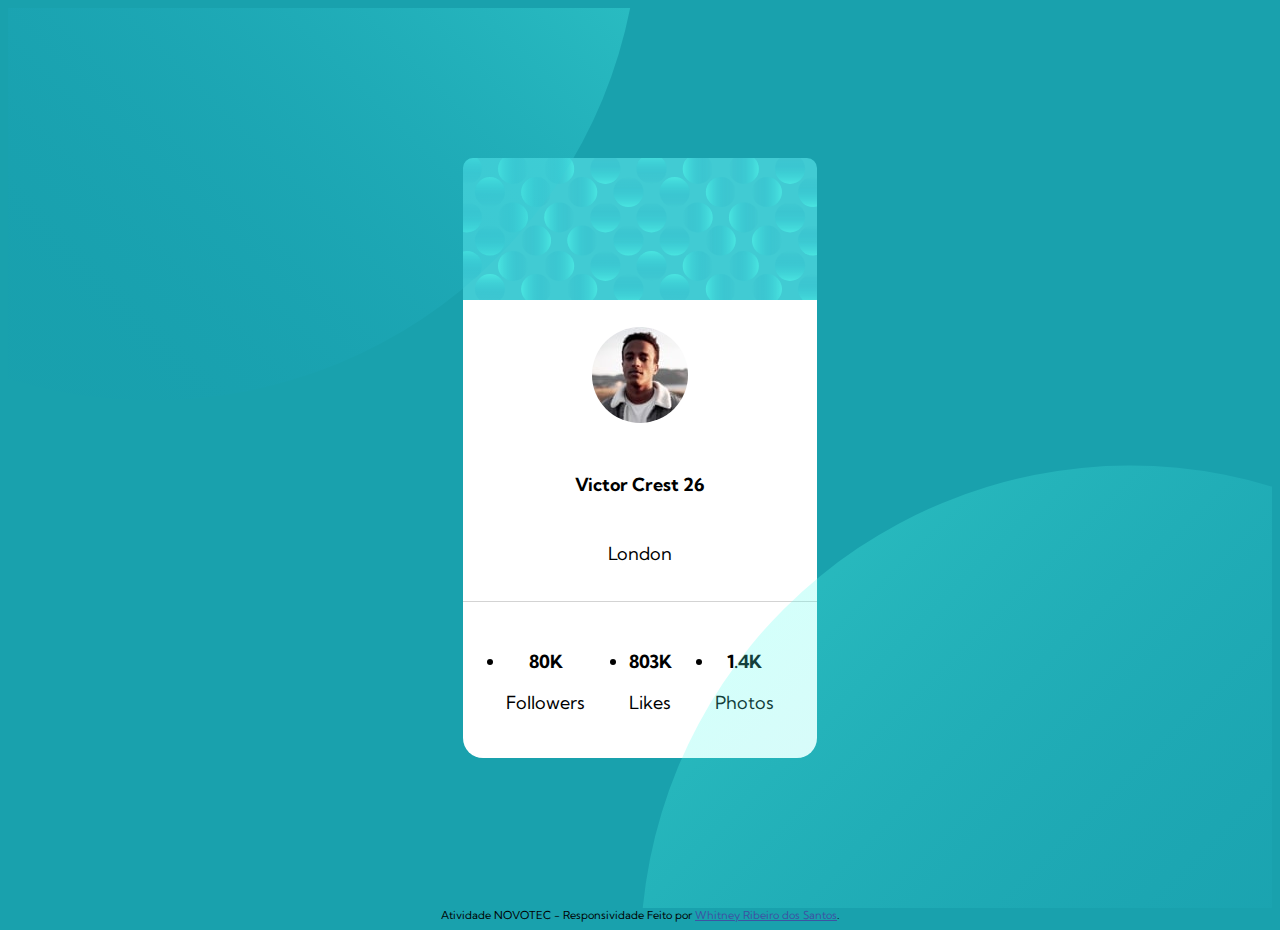
<file: Cartão de Perfil/index.html>
<!DOCTYPE html>
<html lang="pt-br">
<head>
  <meta charset="UTF-8">
  <meta name="viewport" content="width=device-width, initial-scale=1.0"> 
  <link href="https://fonts.googleapis.com/css2?family=Kumbh+Sans:wght@100&display=swap" rel="stylesheet">
  <link rel="stylesheet" href="style.css">
  
  
  <title>Componente Cartão de Perfil
  </title>

  <!--NÃO ALTERAR ESTA PARTE-->
  <style>
    .attribution { font-size: 11px; text-align: center; }
    .attribution a { color: hsl(228, 45%, 44%); }
  </style>
</head>
<body>
  <main class="container">
    <div class="bg-top-pattern">
        <img src="images/bg-pattern-top.svg" alt="Background top sphere pattern">
    </div>

    <div class="bg-bottom-pattern">
        <img src="images/bg-pattern-bottom.svg" alt="Background bottom sphere pattern">
    </div> 

     <div class="retangulo">
      
        <div class="profile-card">
        <div class="card-background">
            <img src="images/bg-pattern-card.svg" alt="Profile Card Background">
        </div>

        <div class="user-info">
            <img src="images/image-victor.jpg" alt="Profile picture" class="profile-picture">
            
            <p class="user-name">Victor Crest <span class="user-age">26</span></p>
            <p class="user-city">London</p>
        </div>

        <ul class="profile-info">
            <li class="info-item">
                <p class="numbers">80K</p>
                <span class="discription">Followers</span>
            </li>
            <li class="info-item">
                <p class="numbers">803K</p>
                <span class="discription">Likes</span>
            </li>
            <li class="info-item">
                <p class="numbers">1.4K</p>
                <span class="discription">Photos</span>
            </li>
        </ul>
      </div> 
    </div>
</main>

  <!--NÃO ALTERAR ESTA PARTE-->
  <div class="attribution">
    Atividade NOVOTEC - Responsividade 
    Feito por <a href="#">Whitney Ribeiro dos Santos</a>.
  </div>
</body>
</html>
</file>
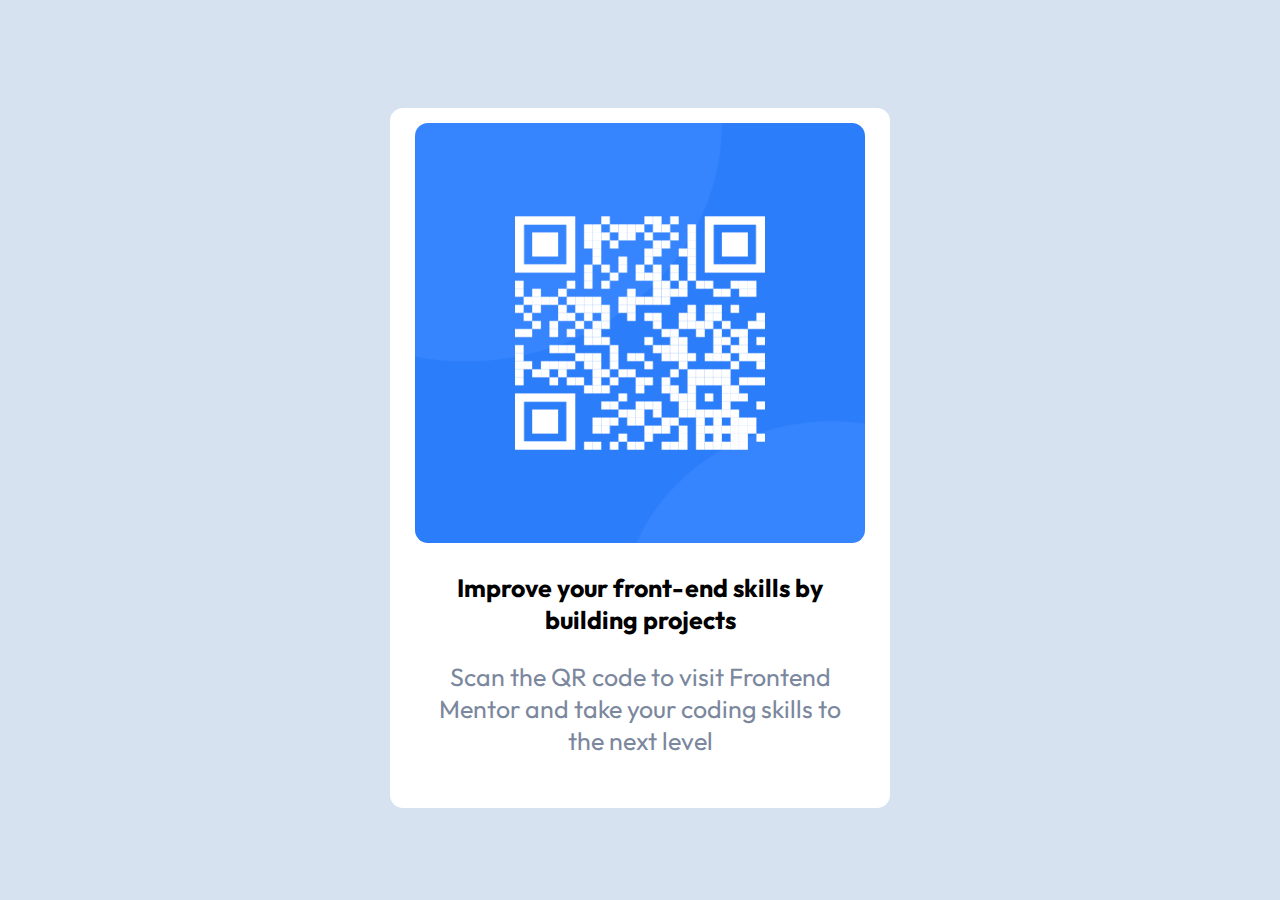
<file: QRcode/index.html>
<!DOCTYPE html>
<html lang="en">
<head>
  <meta charset="UTF-8">
  <meta name="viewport" content="width=device-width, initial-scale=1.0"> <!-- displays site properly based on user's device -->

  <link rel="icon" type="image/png" sizes="32x32" href="./images/favicon-32x32.png">
        <link rel="stylesheet" href="css/style.css">
  <title>Frontend Mentor | QR code component</title>

  <!-- Feel free to remove these styles or customise in your own stylesheet 👍 -->
  <style>
    .attribution { font-size: 11px; text-align: center; }
    .attribution a { color: hsl(228, 45%, 44%); }
  </style>
</head>
<body>
     
  <div class="container">
      <div class="qr">
           <img src="image-qr-code.png">
       <p id="p1"> Improve your front-end skills by building projects </p>

       <p class="p2"> Scan the QR code to visit Frontend Mentor and take your coding skills to the next level</p>

      </div> 
      </div>
</body>
</html>
</file>
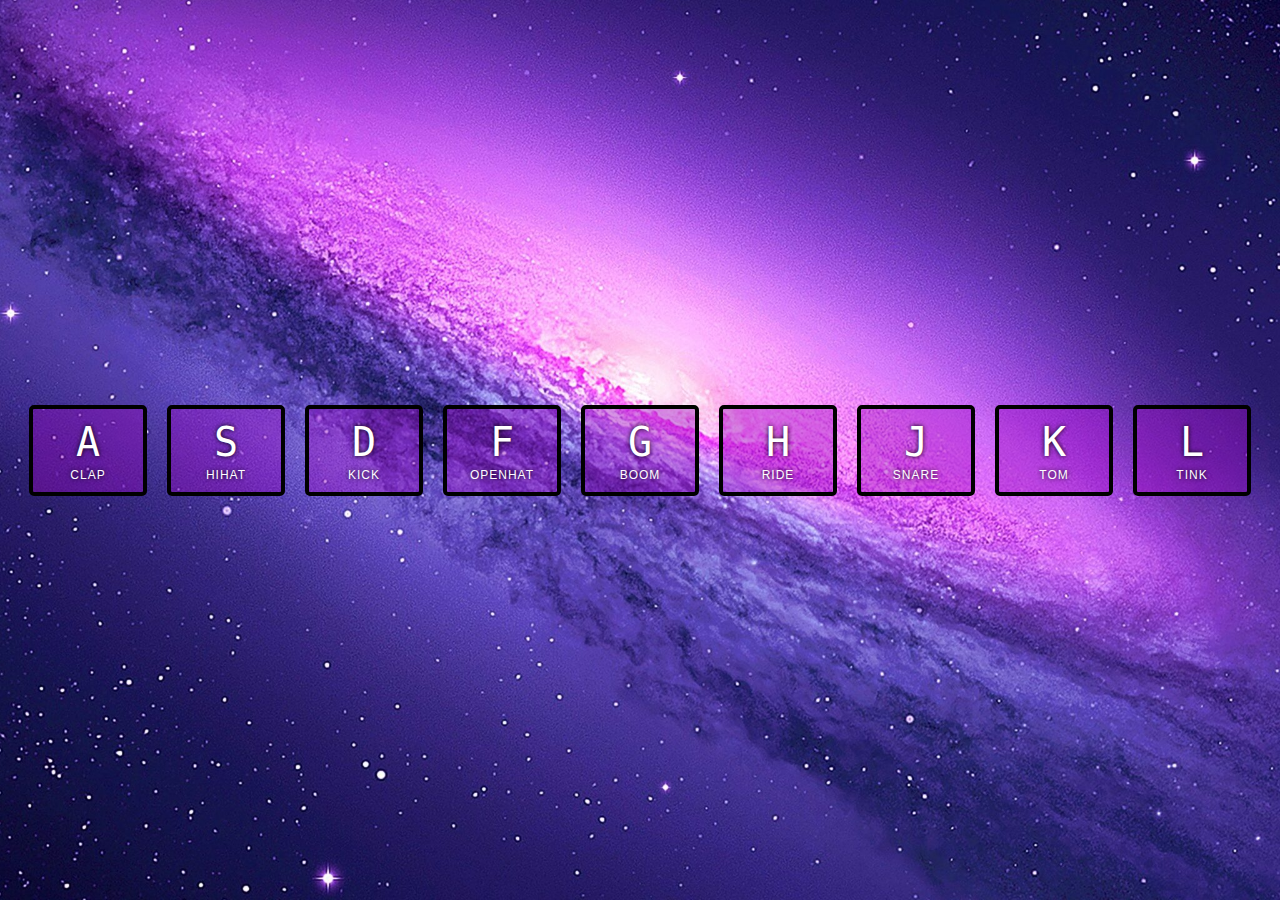
<file: kit de bateria/index-START.html>
<!DOCTYPE html>
<html lang="en">
<head>
  <meta charset="UTF-8">
  <title>JS Drum Kit</title>
  <link rel="stylesheet" href="style.css">
  <link rel="icon" href="https://fav.farm/🔥" />
</head>
<body>


  <div class="keys">
    <div data-key="65" class="key">
      <kbd>A</kbd>
      <span class="sound">clap</span>
    </div>
    <div data-key="83" class="key">
      <kbd>S</kbd>
      <span class="sound">hihat</span>
    </div>
    <div data-key="68" class="key">
      <kbd>D</kbd>
      <span class="sound">kick</span>
    </div>
    <div data-key="70" class="key">
      <kbd>F</kbd>
      <span class="sound">openhat</span>
    </div>
    <div data-key="71" class="key">
      <kbd>G</kbd>
      <span class="sound">boom</span>
    </div>
    <div data-key="72" class="key">
      <kbd>H</kbd>
      <span class="sound">ride</span>
    </div>
    <div data-key="74" class="key">
      <kbd>J</kbd>
      <span class="sound">snare</span>
    </div>
    <div data-key="75" class="key">
      <kbd>K</kbd>
      <span class="sound">tom</span>
    </div>
    <div data-key="76" class="key">
      <kbd>L</kbd>
      <span class="sound">tink</span>
    </div>
  </div>

  <audio data-key="65" src="sounds/clap.wav"></audio>
  <audio data-key="83" src="sounds/hihat.wav"></audio>
  <audio data-key="68" src="sounds/kick.wav"></audio>
  <audio data-key="70" src="sounds/openhat.wav"></audio>
  <audio data-key="71" src="sounds/boom.wav"></audio>
  <audio data-key="72" src="sounds/ride.wav"></audio>
  <audio data-key="74" src="sounds/snare.wav"></audio>
  <audio data-key="75" src="sounds/tom.wav"></audio>
  <audio data-key="76" src="sounds/tink.wav"></audio>

<script>
    
    function removeTransition(e) {
      if(e.propertyName !== 'transform') return;
      e.target.classList.remove('playing'); 
    }
    
     function playSound(e){
      const audio=document.querySelector(`audio[data-key="${e.keyCode}"]`);
      const key =document.querySelector(`.key[data-key="${e.keyCode}"]`);
      if(!audio)return;
      audio.currentTime = 0;
      audio.play();
      key.classList.add('playing');
      console.log(key.classList);
     }
    
     const keys = document.querySelectorAll('.key');
     keys.forEach(key =>key.addEventListener('transitionend' , removeTransition));

      window.addEventListener('keydown' , playSound); 

</script>


</body>
</html>
</file>
<file: Cartão de Perfil/style.css>
/*body{
  width: 1440;
  height: 720;
  background: #19A1AD;
}

.retangulo1{
  width: 354px;
height: 372px;
flex-shrink: 0;
border-radius: 20px;
background: #43CDD5;
flex-direction: column;
justify-content: center;
}

.imagem{
  width: 114px;
height: 114px;
flex-shrink: 0;
}

.elipse{
  width: 354px;
height: 266px;
flex-shrink: 0;
border-radius: 20px;
background: #FFF;
}
*/

@import url('https://fonts.googleapis.com/css2?family=Kumbh+Sans:wght@400;700&display=swap');

body {
  background: #19A1AD;
    background-position: right 52vw bottom 35vh, left 48vw top 52vh;
    background-repeat: no-repeat, no-repeat;
    font-family: 'Kumbh Sans', sans-serif;
    font-size: 18px;
}

main.container {
    display: flex;
    justify-content: center;
    align-items: center;
    height: 100vh;
    padding: 0 30px;
    overflow: hidden;
    position: relative;
}

 .bg-top-pattern {
    position: absolute;
    top: -65%;
    right: 50%;
    z-index: 1;
}

.bg-bottom-pattern {
    position: absolute;
    bottom: -60%;
    left: 50%;
    z-index: 1;
} */

.profile-card {
    display: flex;
    flex-direction: column;
    align-items: center;
    justify-content: space-between;
    gap: 25px;
    background: white;
    border-radius: 10px;
    margin: 20px;
    width: 330px;
    height: 350px;
    z-index: 2;
    position: relative;
}

.profile-card .card-background img {
  border-radius: 10px 10px 0 0;
  width: 100%;
  
}

.retangulo{
 width: 354px;
height: 600px;
flex-shrink: 0;
border-radius: 20px;
background: #FFF;
}

.profile-card .user-info {
    display: flex;
    flex-direction: column;
    align-items: center;
    z-index: 2;
    gap: 10px;
}

.profile-card .user-info .profile-picture {
  border-radius: 50%;
  margin: 17px 0;
  border: 5px solid white;
}

.profile-card .user-info .user-name {
    font-weight: 700;
    color: var(--titles);
}

.profile-card .user-info .user-age {
    color: var(--text-color);
}

.profile-card .user-info .user-city {
    font-weight: 400;
    color: var(--text-color);
}


.profile-info {
    display: flex;
    align-items: center;
    justify-content: space-evenly;
    width: 100%;
    padding: 30px 0 30px;
    text-align: center;
    border-top: 1px solid lightgray;
}

.profile-info .info-item .numbers {
    font-weight: 700;
    color: var(--titles);
}

.profile-info .info-item .discription {
    font-weight: 400;
    color: var(--text-color);
}
</file>
<file: QRcode/css/style.css>
@import url('https://fonts.googleapis.com/css2?family=Outfit:wght@400&display=swap');
@import url('https://fonts.googleapis.com/css2?family=Outfit:wght@700&display=swap');
body{
      background-color: hsl(212, 45%, 89%);
}
p{
    font-family: 'Outfit', sans-serif;
    font-size: 15px;
    text-align: center;
    
}
#p1{
    font-weight: 700;
    color: (218, 44%, 22%); 
    margin-left: 40px;
    margin-right: 40px;
    font-size: 25px;
    
}
.p2{
   margin-left: 40px;
   margin-right: 40px;
   font-weight: 400;
   color: hsl(220, 15%, 55%);
   font-size: 25px;
}

.qr{
    margin-top: 100px;
    height: 700px;
    width: 500px;
    border-radius: 13px;
    background-color: hsl(0, 0%, 100%);
}
img{
    height: 420px;
    width: 450px;
    margin-top: 15px;
    margin-left: 25px;
    margin-right:  15px;
    border-radius: 13px;
}

.container{
    display: flex;
   justify-content: center;
   align-items: center;

}
</file>
<file: kit de bateria/style.css>
html {
  font-size: 10px;
  background: url('./background.jpg') bottom center;
  background-size: cover;
}

body,html {
  margin: 0;
  padding: 0;
  font-family: sans-serif;
}

.keys {
  display: flex;
  flex: 1;
  min-height: 100vh;
  align-items: center;
  justify-content: center;
}

.key {
  border: .4rem solid black;
  border-radius: .5rem;
  margin: 1rem;
  font-size: 1.5rem;
  padding: 1rem .5rem;
  transition: all .07s ease;
  width: 10rem;
  text-align: center;
  color: white;
  background: rgba(155, 8, 192, 0.4);
  text-shadow: 0 0 .5rem black;
}

.playing {
  transform: scale(1.1);
  border-color: #c819ce;
  box-shadow: 0 0 1rem #ffc600;
}

kbd {
  display: block;
  font-size: 4rem;
}

.sound {
  font-size: 1.2rem;
  text-transform: uppercase;
  letter-spacing: .1rem;
  color: #fefcff;
}
</file>
